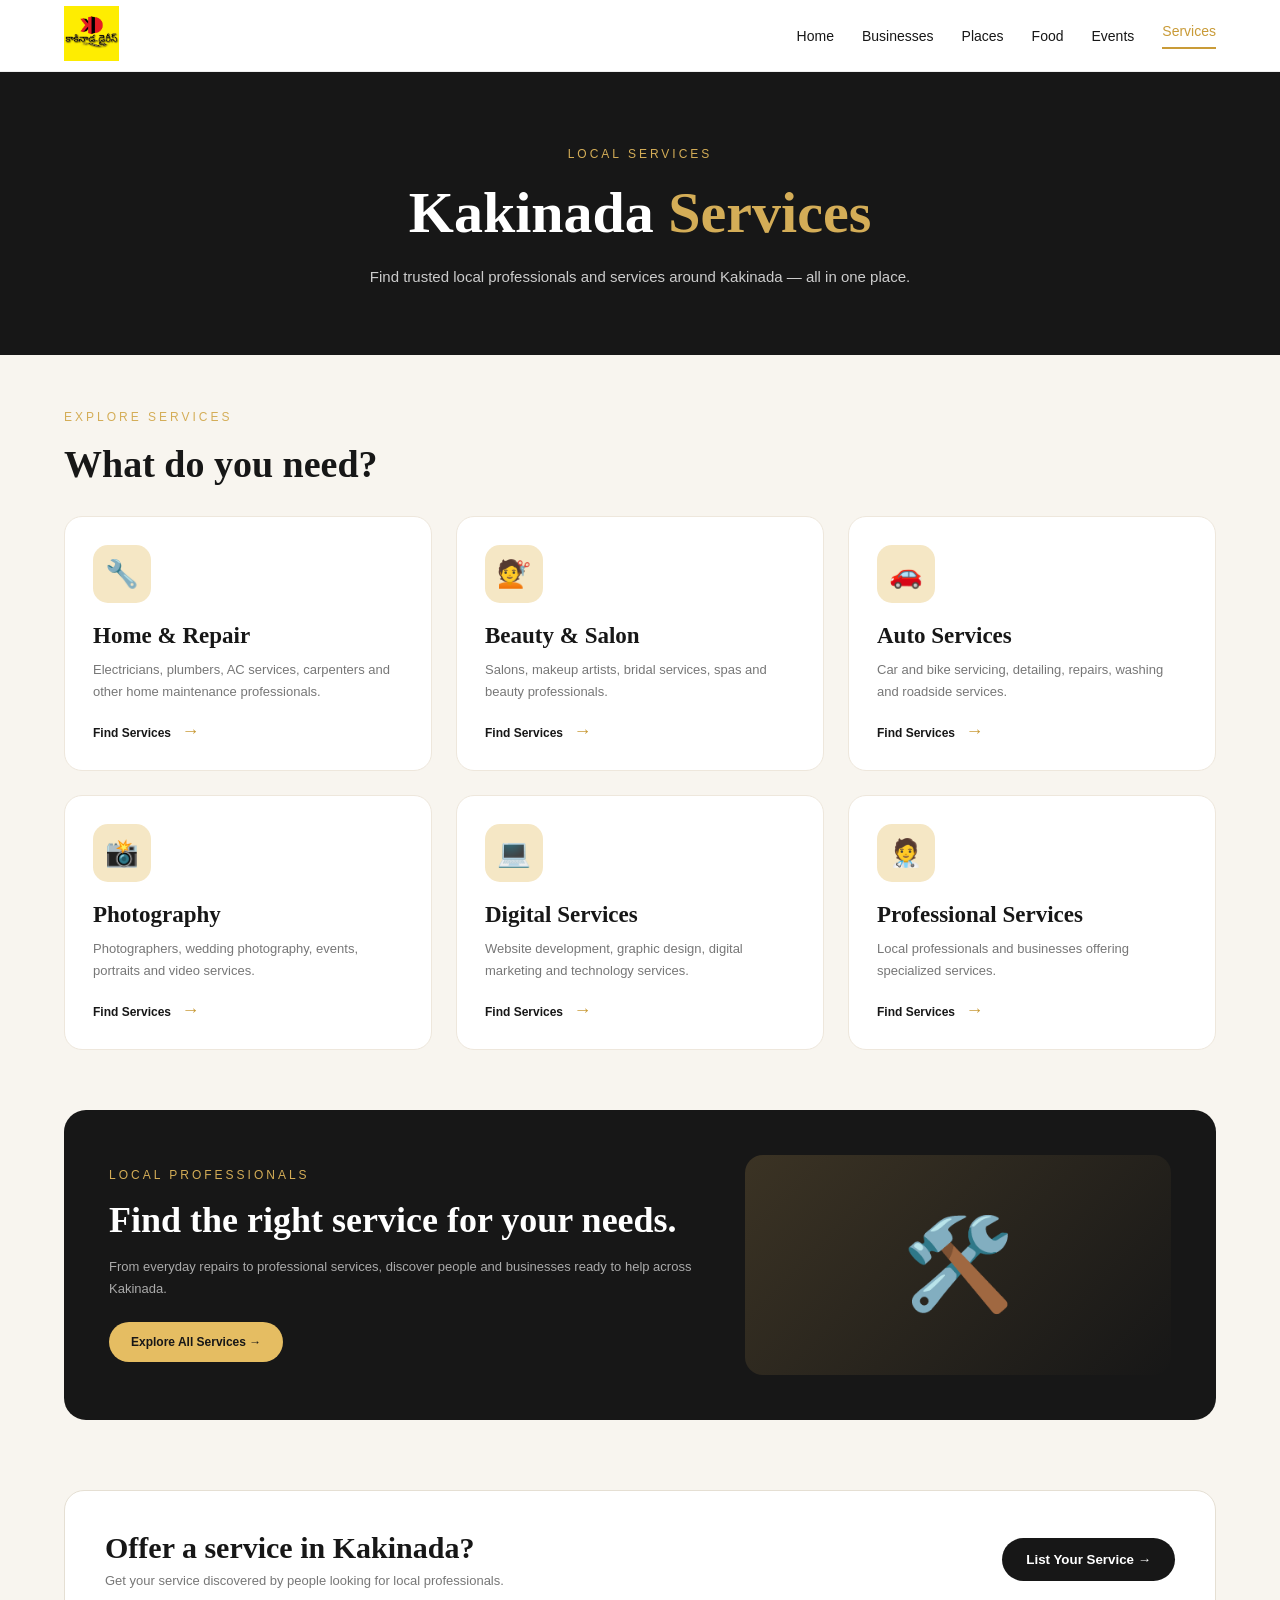
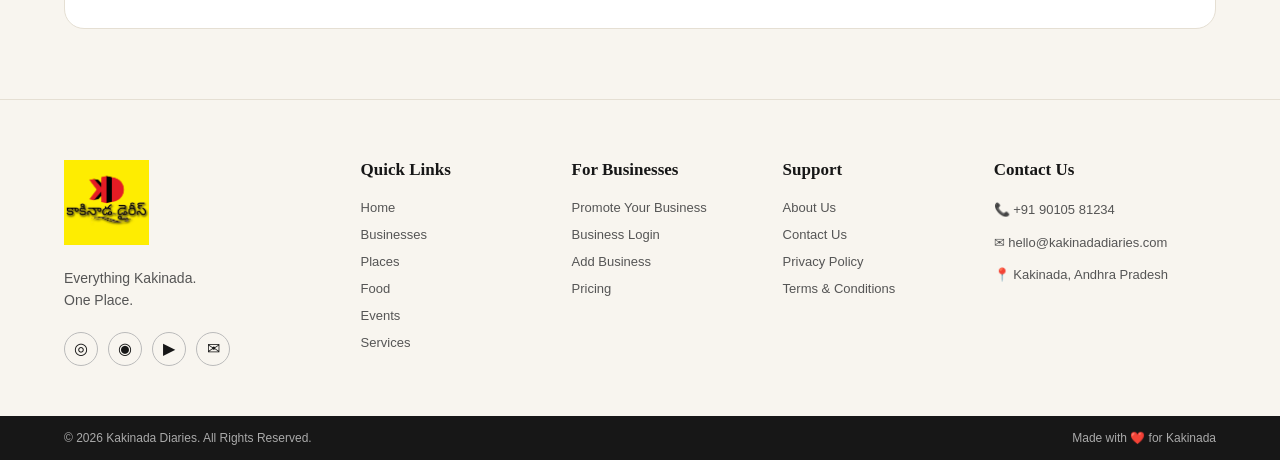
<file: services.html>
<!DOCTYPE html>
<html lang="en">
<head>

<meta charset="UTF-8">
<meta name="viewport" content="width=device-width, initial-scale=1.0">

<title>Services | Kakinada Diaries</title>

<style>

*{
    margin:0;
    padding:0;
    box-sizing:border-box;
}

body{
    font-family:Arial,sans-serif;
    background:#f8f5ef;
    color:#171717;
}


/* ================= HEADER ================= */

header{
    height:72px;
    background:#fff;
    display:flex;
    align-items:center;
    justify-content:space-between;
    padding:0 5%;
    border-bottom:1px solid #eee;
}

.logo img{
    width:55px;
    height:55px;
    object-fit:cover;
}

nav{
    display:flex;
    gap:28px;
    align-items:center;
}

nav a{
    text-decoration:none;
    color:#171717;
    font-size:14px;
}

nav a.active{
    color:#c99b38;
    border-bottom:2px solid #c99b38;
    padding-bottom:8px;
}

.menu-btn{
    display:none;
    width:44px;
    height:44px;
    border:none;
    border-radius:50%;
    background:#171717;
    color:white;
    font-size:22px;
}


/* ================= HERO ================= */

.hero{
    background:#171717;
    color:white;
    text-align:center;
    padding:75px 20px 65px;
}

.eyebrow{
    color:#d4ad57;
    font-size:12px;
    letter-spacing:3px;
    margin-bottom:18px;
}

.hero h1{
    font-family:Georgia,serif;
    font-size:58px;
    margin-bottom:18px;
}

.hero h1 span{
    color:#d4ad57;
}

.hero p{
    color:#ccc;
    font-size:15px;
    max-width:620px;
    margin:auto;
    line-height:1.7;
}


/* ================= SERVICES ================= */

.services-section{
    padding:55px 5% 70px;
}

.section-title{
    font-family:Georgia,serif;
    font-size:38px;
    margin-bottom:30px;
}


/* ================= SERVICE GRID ================= */

.service-grid{
    display:grid;
    grid-template-columns:repeat(3,1fr);
    gap:24px;
}

.service-card{
    background:white;
    border-radius:18px;
    padding:28px;
    border:1px solid #eee7dc;
    transition:.3s;
}

.service-card:hover{
    transform:translateY(-5px);
    box-shadow:0 10px 30px rgba(0,0,0,.08);
}

.service-icon{
    width:58px;
    height:58px;
    border-radius:15px;
    background:#f5e7c5;
    display:flex;
    align-items:center;
    justify-content:center;
    font-size:27px;
    margin-bottom:20px;
}

.service-card h2{
    font-family:Georgia,serif;
    font-size:23px;
    margin-bottom:10px;
}

.service-card p{
    color:#777;
    font-size:13px;
    line-height:1.7;
}

.service-link{
    display:inline-block;
    margin-top:18px;
    color:#171717;
    text-decoration:none;
    font-size:12px;
    font-weight:bold;
}

.service-link span{
    color:#c99b38;
    font-size:18px;
    margin-left:7px;
}


/* ================= FEATURED SERVICE ================= */

.featured-service{

    margin-top:60px;

    background:#171717;

    color:white;

    border-radius:22px;

    padding:45px;

    display:grid;

    grid-template-columns:1.4fr 1fr;

    gap:40px;

    align-items:center;
}

.featured-service h2{
    font-family:Georgia,serif;
    font-size:36px;
    line-height:1.15;
    margin:15px 0;
}

.featured-service p{
    color:#aaa;
    font-size:13px;
    line-height:1.7;
}

.featured-service .service-button{
    display:inline-block;
    margin-top:22px;
    background:#e5bd62;
    color:#171717;
    padding:13px 22px;
    border-radius:25px;
    text-decoration:none;
    font-size:12px;
    font-weight:bold;
}

.service-visual{
    min-height:220px;
    border-radius:18px;
    background:
        linear-gradient(
            135deg,
            #3b3324,
            #171717
        );

    display:flex;
    align-items:center;
    justify-content:center;

    font-size:90px;
}


/* ================= CTA ================= */

.cta{
    margin:0 5% 70px;
    padding:40px;
    background:#fff;
    border:1px solid #e5dfd3;
    border-radius:20px;
    display:flex;
    align-items:center;
    justify-content:space-between;
    gap:25px;
}

.cta h2{
    font-family:Georgia,serif;
    font-size:30px;
    margin-bottom:8px;
}

.cta p{
    color:#777;
    font-size:13px;
}

.cta button{
    border:none;
    background:#171717;
    color:white;
    padding:14px 24px;
    border-radius:30px;
    font-weight:bold;
}


/* ================= FOOTER ================= */

.site-footer{
    background:#f8f5ef;
    border-top:1px solid #e5dfd3;
}

.footer-main{
    padding:60px 5% 50px;
    display:grid;
    grid-template-columns:1.5fr 1fr 1fr 1fr 1.3fr;
    gap:40px;
}

.footer-brand img{
    width:85px;
    height:85px;
    object-fit:cover;
}

.footer-brand p{
    margin-top:18px;
    color:#555;
    line-height:1.6;
    font-size:14px;
}

.socials{
    display:flex;
    gap:10px;
    margin-top:20px;
}

.socials a{
    width:34px;
    height:34px;
    border:1px solid #bbb;
    border-radius:50%;
    display:flex;
    align-items:center;
    justify-content:center;
    text-decoration:none;
    color:#171717;
}

.footer-column{
    display:flex;
    flex-direction:column;
    gap:12px;
}

.footer-column h3{
    font-family:Georgia,serif;
    font-size:17px;
    margin-bottom:8px;
}

.footer-column a{
    text-decoration:none;
    color:#555;
    font-size:13px;
}

.contact p{
    color:#555;
    font-size:13px;
    line-height:1.6;
}

.footer-bottom{
    background:#171717;
    color:#aaa;
    padding:15px 5%;
    display:flex;
    justify-content:space-between;
    font-size:12px;
}


/* ================= MOBILE ================= */

@media(max-width:800px){

    header{
        height:68px;
        padding:0 15px;
    }

    .logo img{
        width:52px;
        height:52px;
    }

    nav{
        display:none;
    }

    .menu-btn{
        display:block;
    }

    .hero{
        padding:55px 20px 50px;
    }

    .hero h1{
        font-size:42px;
        line-height:1.1;
    }

    .services-section{
        padding:40px 20px 50px;
    }

    .section-title{
        font-size:30px;
    }

    .service-grid{
        grid-template-columns:1fr;
        gap:16px;
    }

    .service-card{
        padding:22px;
    }

    .featured-service{
        margin-top:40px;
        padding:25px;
        grid-template-columns:1fr;
        gap:25px;
    }

    .featured-service h2{
        font-size:29px;
    }

    .service-visual{
        min-height:170px;
        font-size:65px;
    }

    .cta{
        margin:0 20px 50px;
        padding:28px 22px;
        display:block;
    }

    .cta button{
        margin-top:20px;
    }

    .footer-main{
        grid-template-columns:1fr 1fr;
        gap:35px 25px;
        padding:45px 25px;
    }

    .footer-brand{
        grid-column:1 / -1;
    }

    .footer-bottom{
        flex-direction:column;
        gap:8px;
        text-align:center;
    }

}

</style>

</head>


<body>


<!-- ================= HEADER ================= -->

<header>

    <div class="logo">

        <a href="index.html">

            <img
                src="logo.jpg"
                alt="Kakinada Diaries">

        </a>

    </div>


    <nav>

        <a href="index.html">
            Home
        </a>

        <a href="businesses.html">
            Businesses
        </a>

        <a href="places.html">
            Places
        </a>

        <a href="food.html">
            Food
        </a>

        <a href="events.html">
            Events
        </a>

        <a href="services.html"
           class="active">
            Services
        </a>

    </nav>


    <button class="menu-btn">
        ☰
    </button>

</header>


<!-- ================= HERO ================= -->

<section class="hero">

    <div class="eyebrow">
        LOCAL SERVICES
    </div>

    <h1>
        Kakinada <span>Services</span>
    </h1>

    <p>
        Find trusted local professionals and services
        around Kakinada — all in one place.
    </p>

</section>


<!-- ================= SERVICES ================= -->

<section class="services-section">

    <div class="eyebrow">
        EXPLORE SERVICES
    </div>

    <h2 class="section-title">
        What do you need?
    </h2>


    <div class="service-grid">


        <!-- SERVICE 1 -->

        <article class="service-card">

            <div class="service-icon">
                🔧
            </div>

            <h2>
                Home & Repair
            </h2>

            <p>
                Electricians, plumbers, AC services,
                carpenters and other home maintenance
                professionals.
            </p>

            <a href="#" class="service-link">
                Find Services <span>→</span>
            </a>

        </article>


        <!-- SERVICE 2 -->

        <article class="service-card">

            <div class="service-icon">
                💇
            </div>

            <h2>
                Beauty & Salon
            </h2>

            <p>
                Salons, makeup artists, bridal services,
                spas and beauty professionals.
            </p>

            <a href="#" class="service-link">
                Find Services <span>→</span>
            </a>

        </article>


        <!-- SERVICE 3 -->

        <article class="service-card">

            <div class="service-icon">
                🚗
            </div>

            <h2>
                Auto Services
            </h2>

            <p>
                Car and bike servicing, detailing,
                repairs, washing and roadside services.
            </p>

            <a href="#" class="service-link">
                Find Services <span>→</span>
            </a>

        </article>


        <!-- SERVICE 4 -->

        <article class="service-card">

            <div class="service-icon">
                📸
            </div>

            <h2>
                Photography
            </h2>

            <p>
                Photographers, wedding photography,
                events, portraits and video services.
            </p>

            <a href="#" class="service-link">
                Find Services <span>→</span>
            </a>

        </article>


        <!-- SERVICE 5 -->

        <article class="service-card">

            <div class="service-icon">
                💻
            </div>

            <h2>
                Digital Services
            </h2>

            <p>
                Website development, graphic design,
                digital marketing and technology services.
            </p>

            <a href="#" class="service-link">
                Find Services <span>→</span>
            </a>

        </article>


        <!-- SERVICE 6 -->

        <article class="service-card">

            <div class="service-icon">
                🧑‍⚕️
            </div>

            <h2>
                Professional Services
            </h2>

            <p>
                Local professionals and businesses
                offering specialized services.
            </p>

            <a href="#" class="service-link">
                Find Services <span>→</span>
            </a>

        </article>


    </div>


    <!-- FEATURED -->

    <div class="featured-service">

        <div>

            <div class="eyebrow">
                LOCAL PROFESSIONALS
            </div>

            <h2>
                Find the right service
                for your needs.
            </h2>

            <p>
                From everyday repairs to professional
                services, discover people and businesses
                ready to help across Kakinada.
            </p>

            <a href="#" class="service-button">
                Explore All Services →
            </a>

        </div>


        <div class="service-visual">
            🛠️
        </div>

    </div>

</section>


<!-- ================= CTA ================= -->

<section class="cta">

    <div>

        <h2>
            Offer a service in Kakinada?
        </h2>

        <p>
            Get your service discovered by people
            looking for local professionals.
        </p>

    </div>

    <button>
        List Your Service →
    </button>

</section>


<!-- ================= FOOTER ================= -->

<footer class="site-footer">

<div class="footer-main">


    <div class="footer-brand">

        <img
            src="logo.jpg"
            alt="Kakinada Diaries">

        <p>
            Everything Kakinada.<br>
            One Place.
        </p>

        <div class="socials">

            <a href="#">◎</a>
            <a href="#">◉</a>
            <a href="#">▶</a>
            <a href="#">✉</a>

        </div>

    </div>


    <div class="footer-column">

        <h3>
            Quick Links
        </h3>

        <a href="index.html">
            Home
        </a>

        <a href="businesses.html">
            Businesses
        </a>

        <a href="places.html">
            Places
        </a>

        <a href="food.html">
            Food
        </a>

        <a href="events.html">
            Events
        </a>

        <a href="services.html">
            Services
        </a>

    </div>


    <div class="footer-column">

        <h3>
            For Businesses
        </h3>

        <a href="#">
            Promote Your Business
        </a>

        <a href="#">
            Business Login
        </a>

        <a href="#">
            Add Business
        </a>

        <a href="#">
            Pricing
        </a>

    </div>


    <div class="footer-column">

        <h3>
            Support
        </h3>

        <a href="#">
            About Us
        </a>

        <a href="#">
            Contact Us
        </a>

        <a href="#">
            Privacy Policy
        </a>

        <a href="#">
            Terms & Conditions
        </a>

    </div>


    <div class="footer-column contact">

        <h3>
            Contact Us
        </h3>

        <p>
            📞 +91 90105 81234
        </p>

        <p>
            ✉ hello@kakinadadiaries.com
        </p>

        <p>
            📍 Kakinada, Andhra Pradesh
        </p>

    </div>


</div>


<div class="footer-bottom">

    <span>
        © 2026 Kakinada Diaries.
        All Rights Reserved.
    </span>

    <span>
        Made with ❤️ for Kakinada
    </span>

</div>

</footer>


</body>
  </html>
</file>
